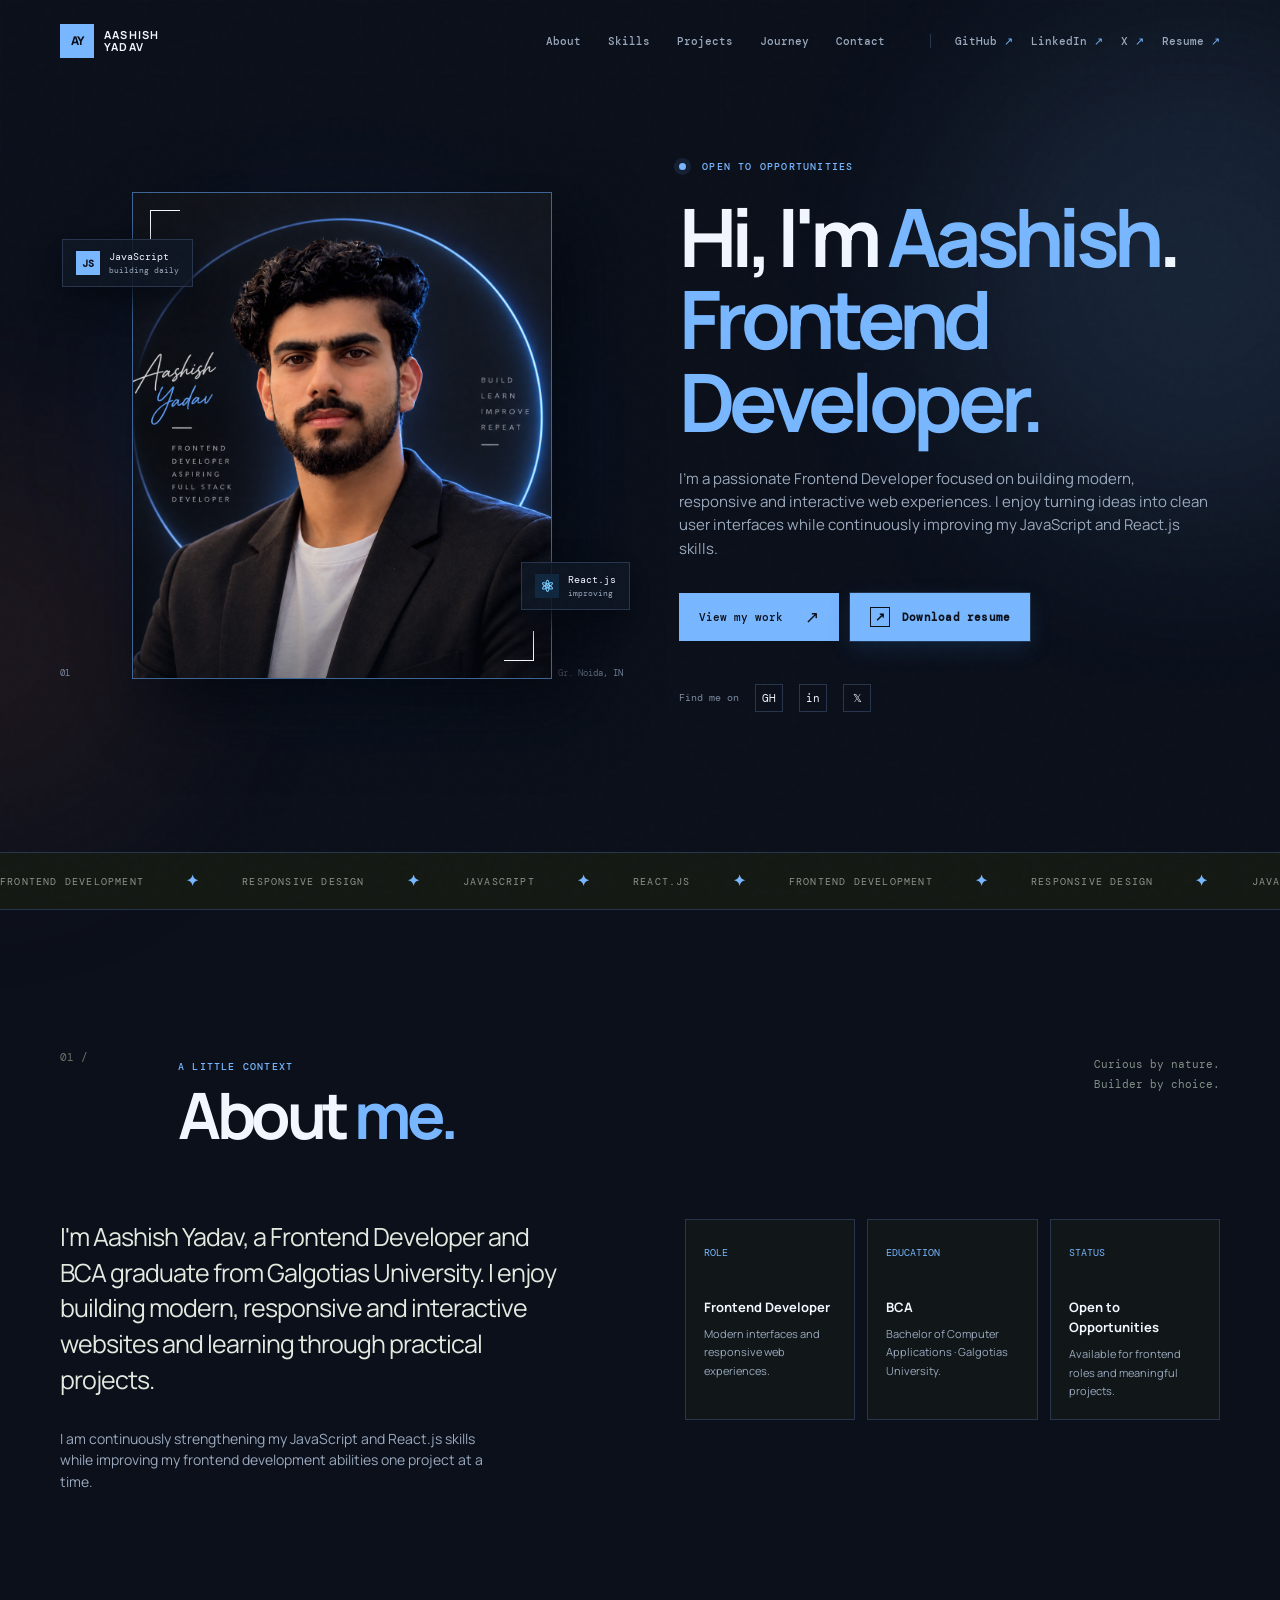
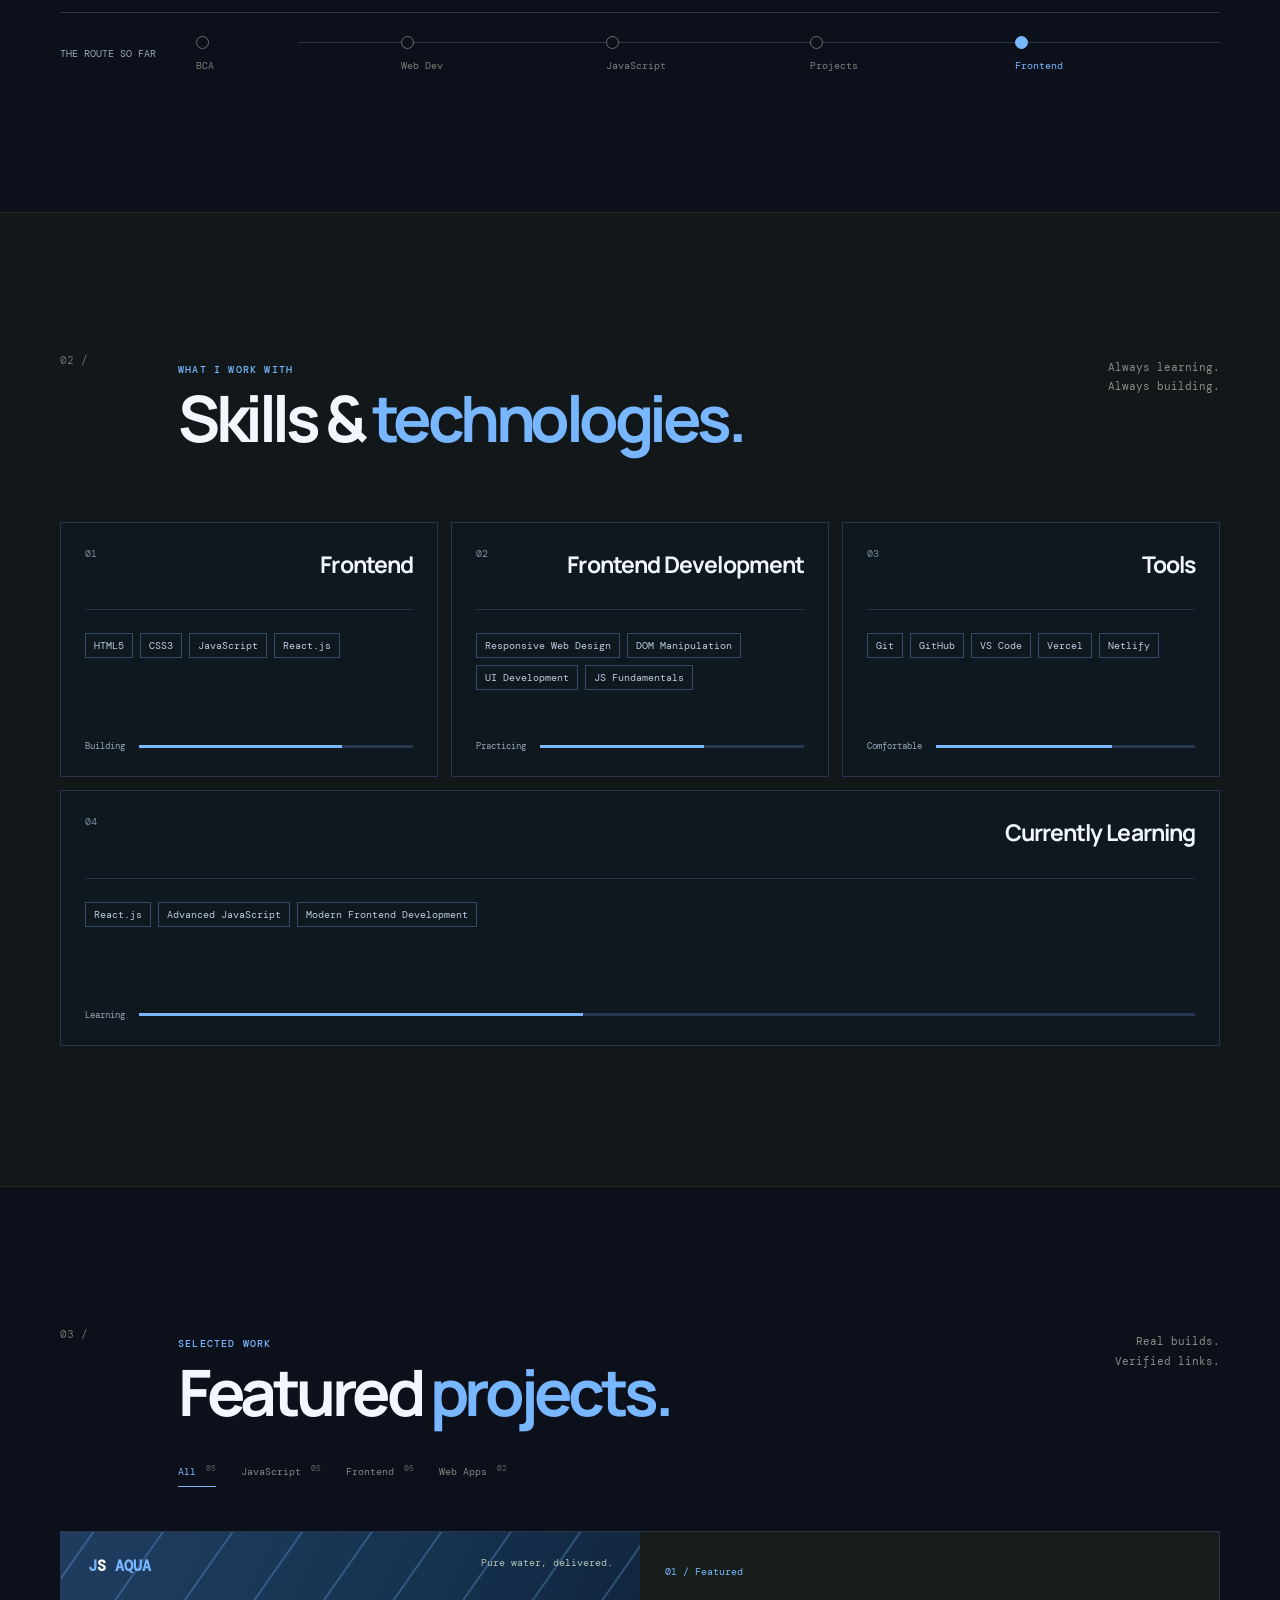
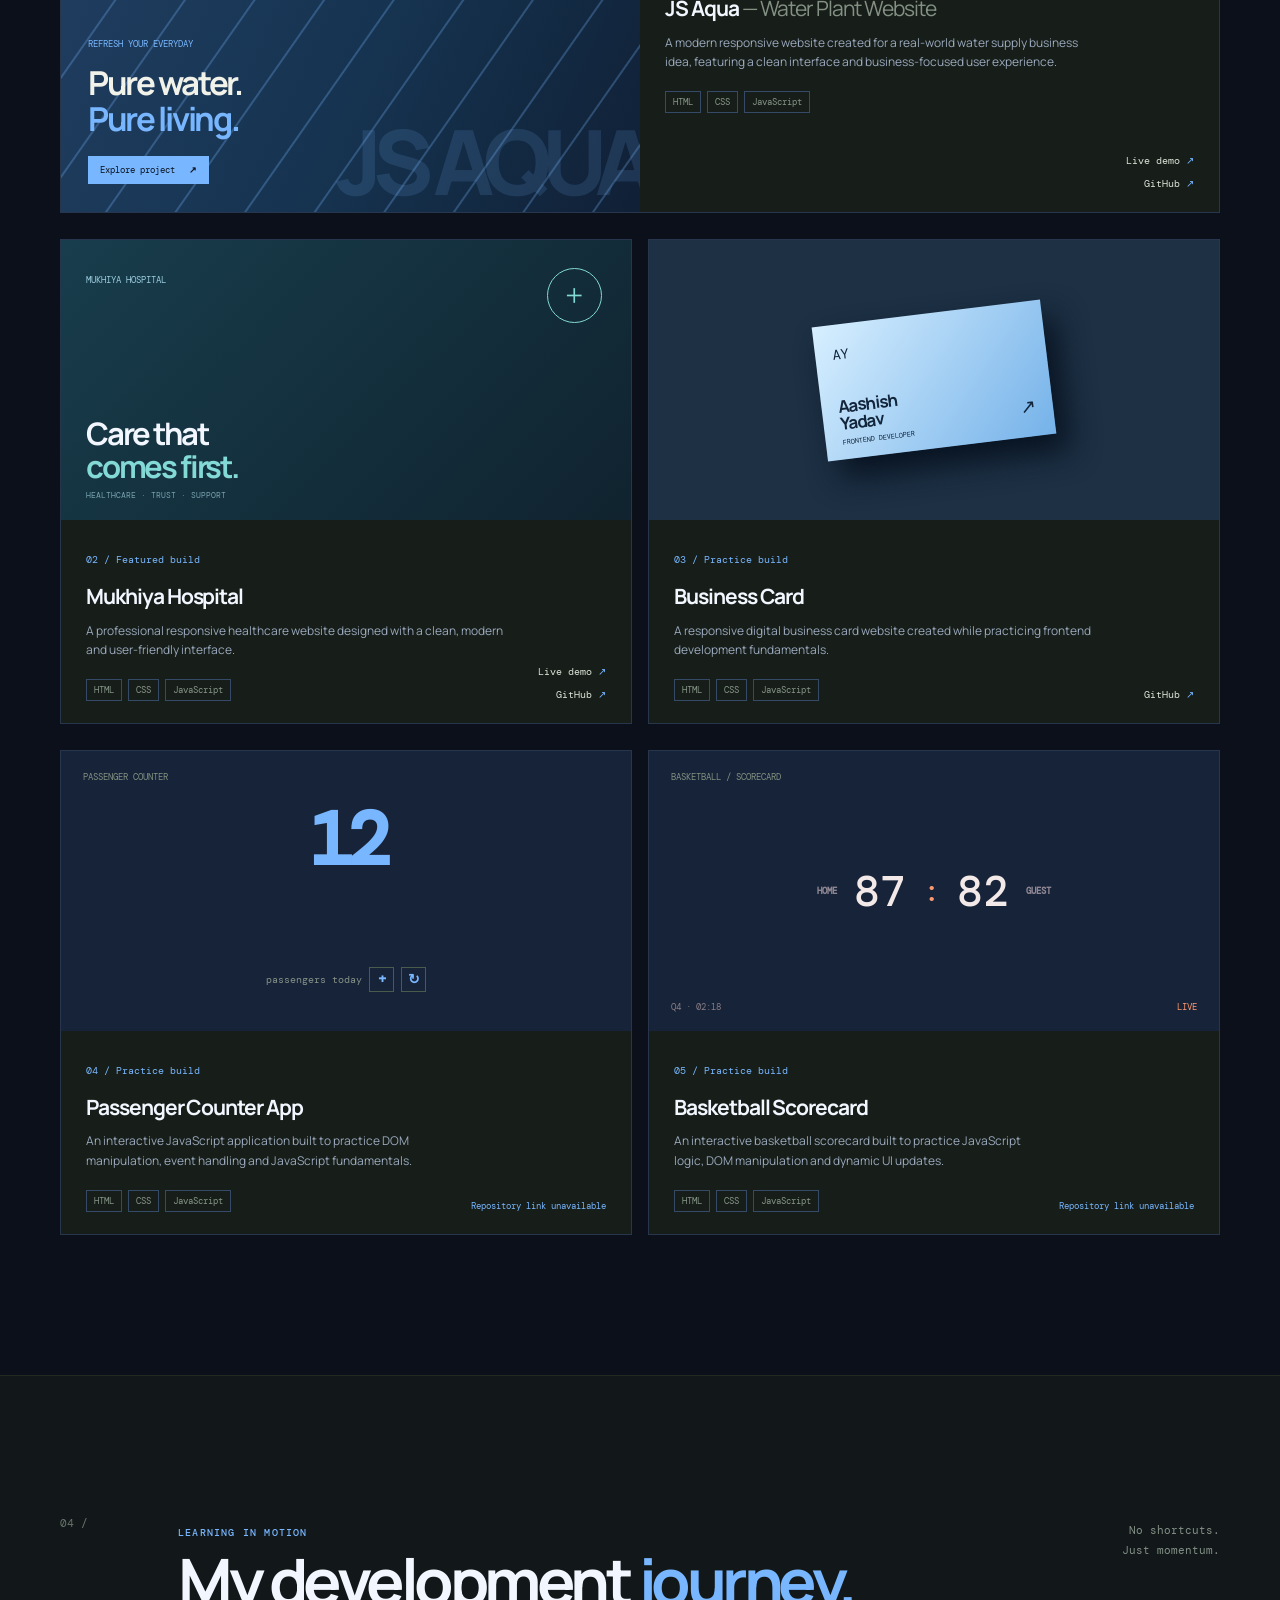
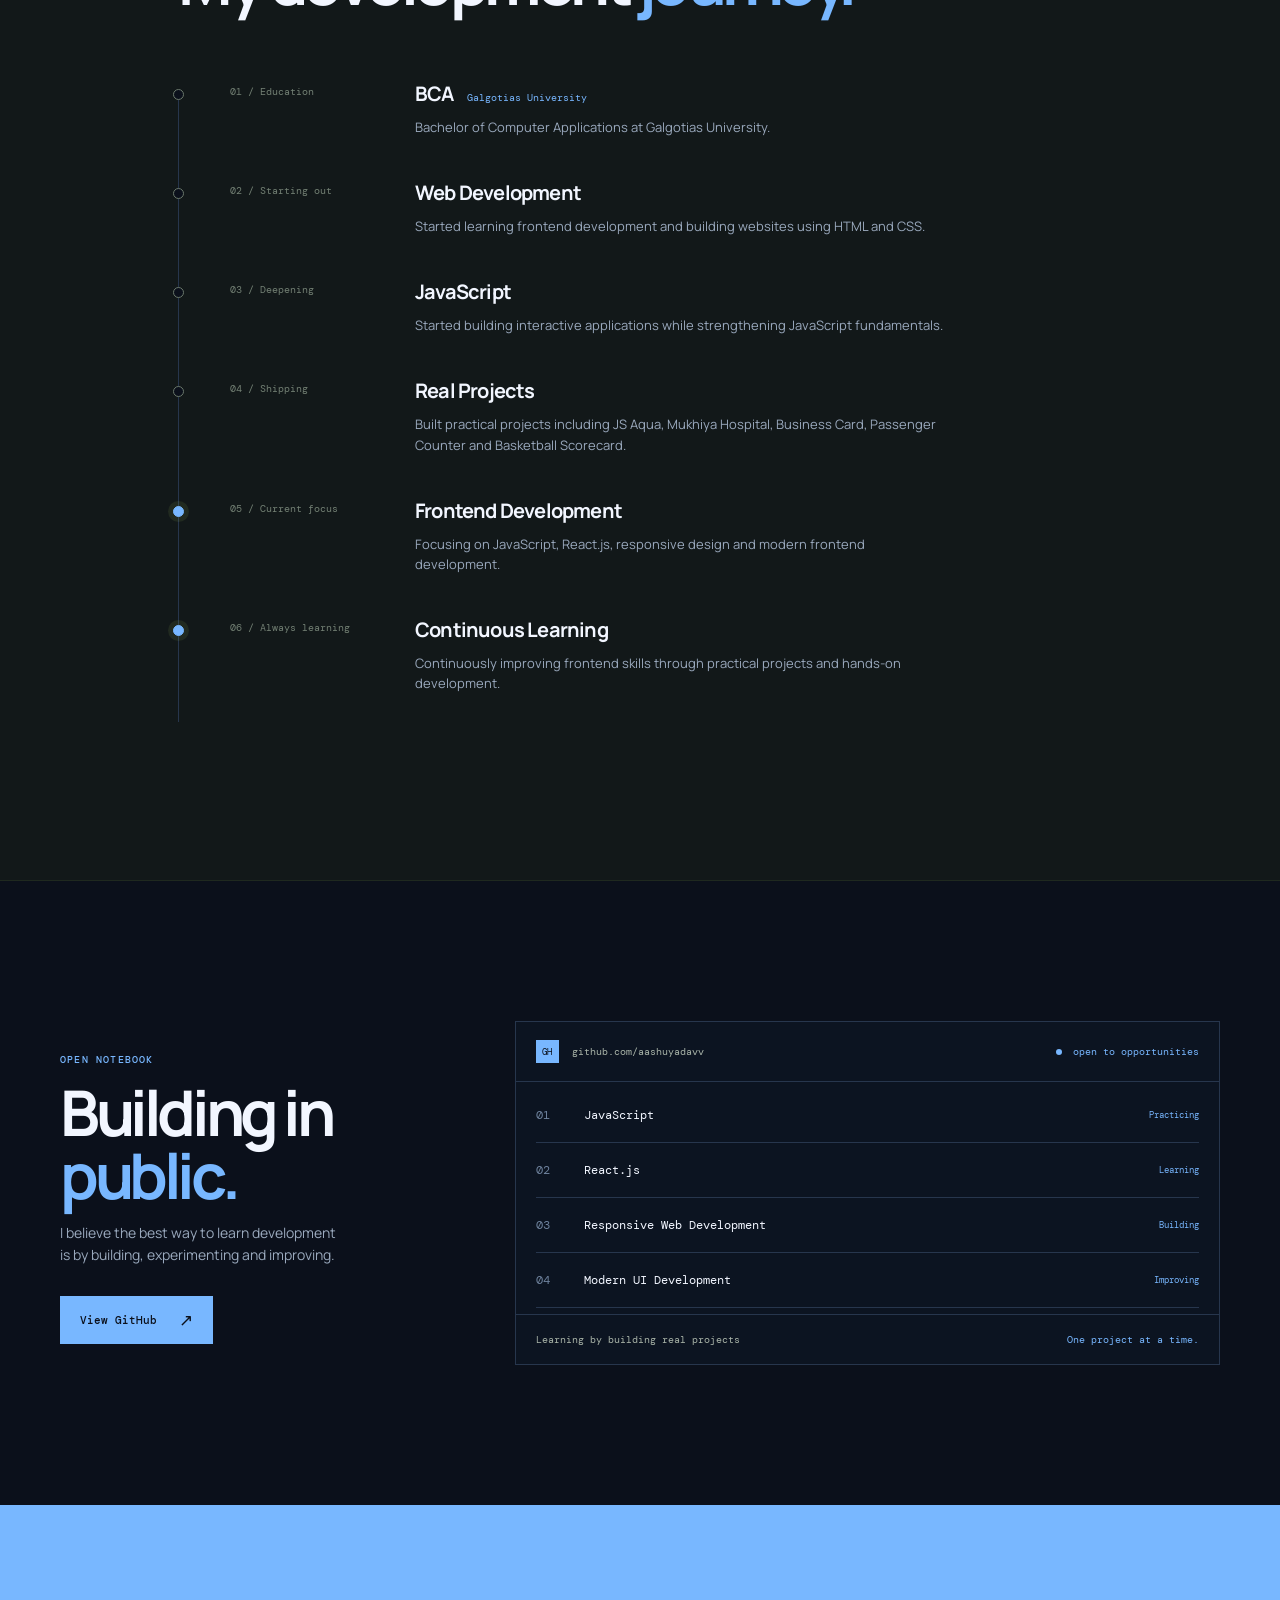
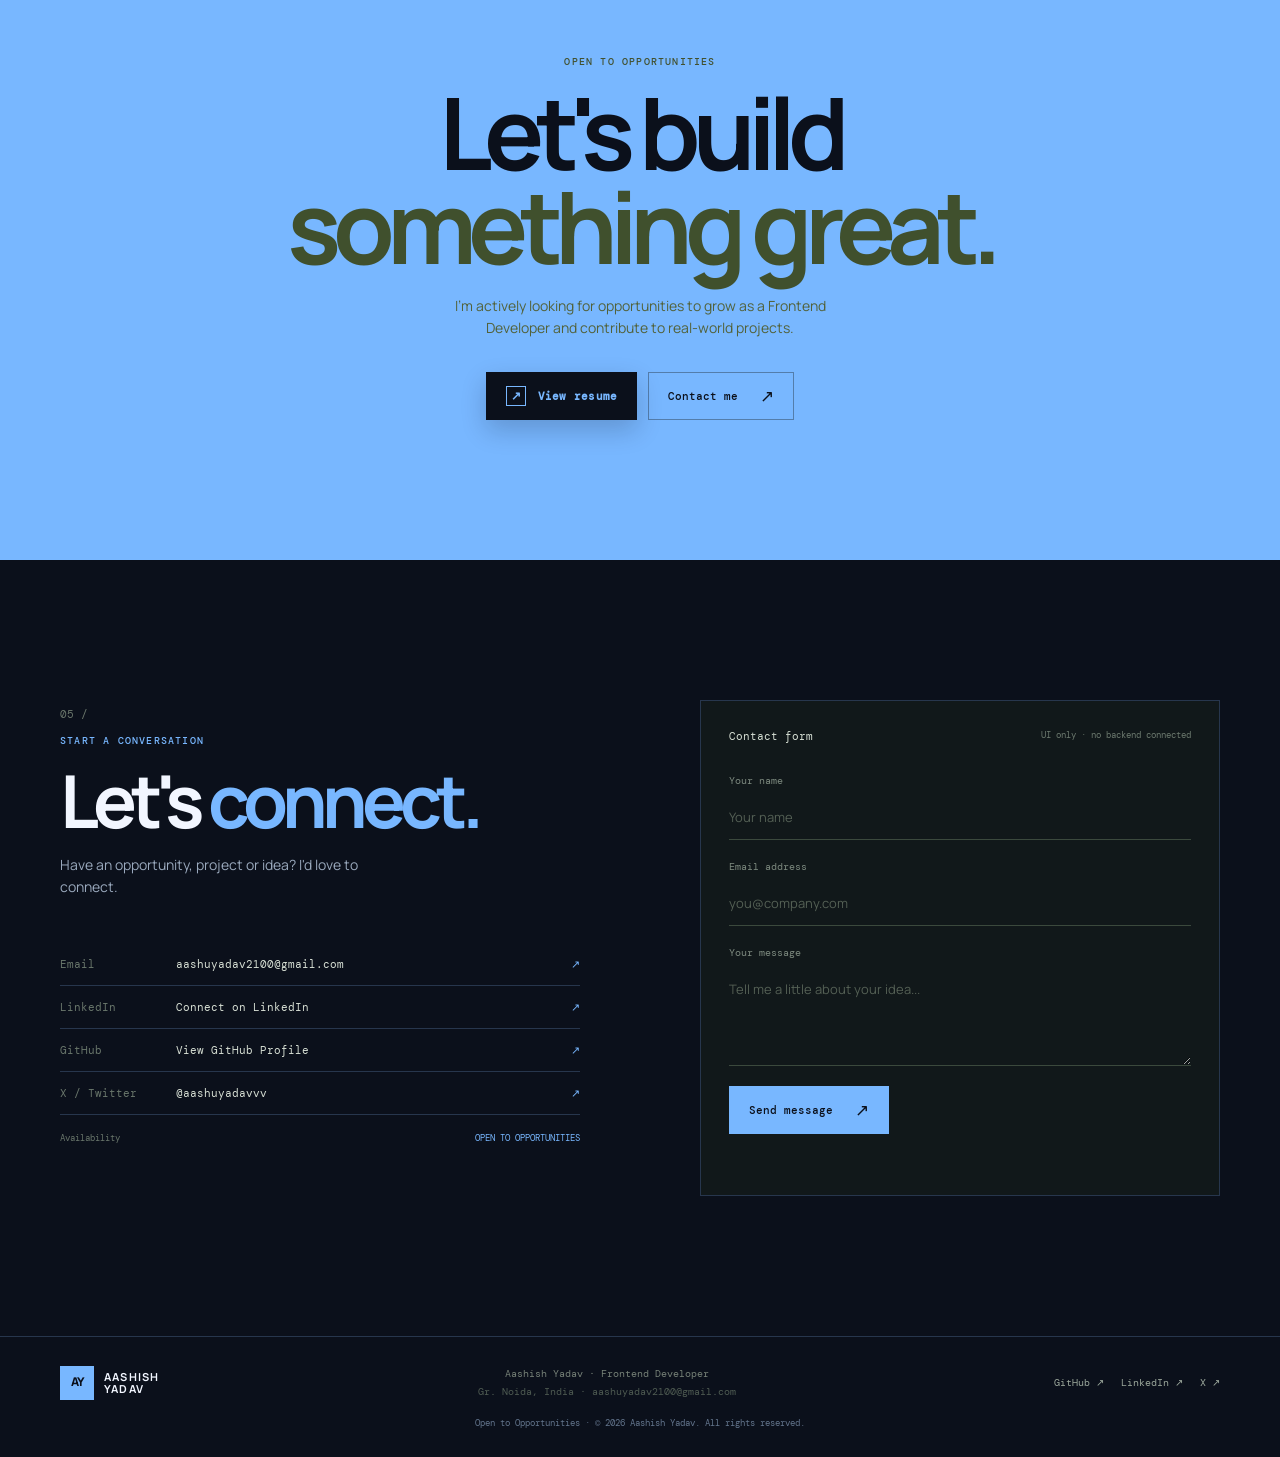
<file: index.html>
<!doctype html>
<html lang="en">
<head>
	<meta charset="UTF-8">
	<meta name="viewport" content="width=device-width, initial-scale=1.0">
	<meta name="description" content="Portfolio of Aashish Yadav, a Frontend Developer and BCA graduate building modern, responsive and interactive web experiences.">
	<meta name="theme-color" content="#0b101b">
	<meta property="og:title" content="Aashish Yadav | Frontend Developer">
	<meta property="og:description" content="Portfolio of Aashish Yadav, a Frontend Developer and BCA graduate building modern, responsive and interactive web experiences.">
	<meta property="og:image" content="assets/aashuprofile.png">
	<meta property="og:type" content="website">
	<link rel="icon" href="assets/favicon.png" type="image/png">
	<link rel="preconnect" href="https://fonts.googleapis.com">
	<link rel="preconnect" href="https://fonts.gstatic.com" crossorigin>
	<link href="https://fonts.googleapis.com/css2?family=DM+Mono:wght@400;500&family=Manrope:wght@400;500;600;700;800&display=swap" rel="stylesheet">
	<link rel="stylesheet" href="index.css">
	<title>Aashish Yadav | Frontend Developer</title>
</head>
<body>
	<div class="site-noise" aria-hidden="true"></div>
	<div class="ambient ambient-one" aria-hidden="true"></div>
	<div class="ambient ambient-two" aria-hidden="true"></div>

	<header class="site-header" id="top">
		<nav class="nav container" aria-label="Primary navigation">
			<a class="brand" href="#home" aria-label="Aashish Yadav home"><span>AY</span><strong>AASHISH<br>YADAV</strong></a>
			<button class="menu-toggle" type="button" aria-expanded="false" aria-controls="nav-links" aria-label="Open navigation"><span></span><span></span></button>
			<div class="nav-links" id="nav-links">
				<a href="#about">About</a><a href="#skills">Skills</a><a href="#projects">Projects</a><a href="#journey">Journey</a><a href="#contact">Contact</a>
				<div class="nav-actions"><a class="text-link" href="https://github.com/aashuyadavv" target="_blank" rel="noopener noreferrer">GitHub <span>↗</span></a><a class="text-link" href="https://www.linkedin.com/in/aashish-yadav-54b68b2a7/" target="_blank" rel="noopener noreferrer">LinkedIn <span>↗</span></a><a class="text-link" href="https://x.com/aashuyadavvv" target="_blank" rel="noopener noreferrer">X <span>↗</span></a><a class="text-link" href="assets/Resume.pdf" target="_blank" rel="noopener noreferrer">Resume <span>↗</span></a></div>
			</div>
		</nav>
	</header>

	<main>
		<section class="hero section container" id="home">
			<div class="hero-copy reveal">
				<div class="eyebrow"><span class="status-dot"></span> Open to opportunities</div>
				<h1>Hi, I'm <span>Aashish</span>.<br><em>Frontend <span>Developer.</span></em></h1>
				<p class="hero-intro">I'm a passionate Frontend Developer focused on building modern, responsive and interactive web experiences. I enjoy turning ideas into clean user interfaces while continuously improving my JavaScript and React.js skills.</p>
				<div class="hero-actions"><a class="button" href="#projects">View my work <span>↗</span></a><a class="button button-ghost resume-button" href="assets/Resume.pdf" target="_blank" rel="noopener noreferrer"><span class="resume-icon">↗</span> Download resume</a></div>
				<div class="social-row" aria-label="Social links"><span>Find me on</span><a href="https://github.com/aashuyadavv" target="_blank" rel="noopener noreferrer" aria-label="GitHub">GH</a><a href="https://www.linkedin.com/in/aashish-yadav-54b68b2a7/" target="_blank" rel="noopener noreferrer" aria-label="LinkedIn">in</a><a href="https://x.com/aashuyadavvv" target="_blank" rel="noopener noreferrer" aria-label="X">𝕏</a></div>
			</div>
			<div class="hero-visual hero-profile reveal reveal-delay" aria-label="Portrait of Aashish Yadav">
				<div class="visual-glow"></div><div class="profile-frame"><img src="assets/aashuprofile.png" alt="Aashish Yadav, Frontend Developer"><span class="profile-line profile-line-one"></span><span class="profile-line profile-line-two"></span></div>
				<div class="floating-chip chip-js"><b>JS</b><span>JavaScript<br><small>building daily</small></span></div><div class="floating-chip chip-react"><b>⚛</b><span>React.js<br><small>improving</small></span></div>
				<div class="visual-caption"><span>01</span><span>Build · Learn · Improve</span><span>Gr. Noida, IN</span></div>
			</div>
		</section>

		<div class="marquee" aria-label="Areas of focus"><div class="marquee-track"><div class="marquee-group"><span>FRONTEND DEVELOPMENT</span><b>✦</b><span>RESPONSIVE DESIGN</span><b>✦</b><span>JAVASCRIPT</span><b>✦</b><span>REACT.JS</span><b>✦</b></div><div class="marquee-group" aria-hidden="true"><span>FRONTEND DEVELOPMENT</span><b>✦</b><span>RESPONSIVE DESIGN</span><b>✦</b><span>JAVASCRIPT</span><b>✦</b><span>REACT.JS</span><b>✦</b></div></div></div>

		<section class="section container" id="about">
			<div class="section-heading reveal"><span class="section-index">01 /</span><div><p class="eyebrow">A little context</p><h2>About <em>me.</em></h2></div><p class="heading-note">Curious by nature.<br>Builder by choice.</p></div>
			<div class="about-grid"><div class="about-lead reveal"><p class="large-copy">I'm Aashish Yadav, a Frontend Developer and BCA graduate from Galgotias University. I enjoy building modern, responsive and interactive websites and learning through practical projects.</p><p class="muted-copy">I am continuously strengthening my JavaScript and React.js skills while improving my frontend development abilities one project at a time.</p></div><div class="achievement-grid reveal reveal-delay"><article><span>ROLE</span><h3>Frontend Developer</h3><p>Modern interfaces and responsive web experiences.</p></article><article><span>EDUCATION</span><h3>BCA</h3><p>Bachelor of Computer Applications · Galgotias University.</p></article><article><span>STATUS</span><h3>Open to Opportunities</h3><p>Available for frontend roles and meaningful projects.</p></article></div></div>
			<div class="mini-journey reveal"><span class="journey-label">The route so far</span><div class="journey-line"><div><b>01</b><span>BCA</span></div><div><b>02</b><span>Web Dev</span></div><div><b>03</b><span>JavaScript</span></div><div><b>04</b><span>Projects</span></div><div class="active"><b>05</b><span>Frontend</span></div></div></div>
		</section>

		<section class="section section-tinted" id="skills"><div class="container"><div class="section-heading reveal"><span class="section-index">02 /</span><div><p class="eyebrow">What I work with</p><h2>Skills &amp; <em>technologies.</em></h2></div><p class="heading-note">Always learning.<br>Always building.</p></div><div class="skills-grid"><article class="skill-group reveal"><div class="skill-top"><span class="skill-number">01</span><h3>Frontend</h3></div><div class="skill-list"><span>HTML5</span><span>CSS3</span><span>JavaScript</span><span>React.js</span></div><div class="skill-meter"><span>Building</span><i><b style="width: 74%"></b></i></div></article><article class="skill-group reveal reveal-delay"><div class="skill-top"><span class="skill-number">02</span><h3>Frontend Development</h3></div><div class="skill-list"><span>Responsive Web Design</span><span>DOM Manipulation</span><span>UI Development</span><span>JS Fundamentals</span></div><div class="skill-meter"><span>Practicing</span><i><b style="width: 62%"></b></i></div></article><article class="skill-group reveal reveal-delay-2"><div class="skill-top"><span class="skill-number">03</span><h3>Tools</h3></div><div class="skill-list"><span>Git</span><span>GitHub</span><span>VS Code</span><span>Vercel</span><span>Netlify</span></div><div class="skill-meter"><span>Comfortable</span><i><b style="width: 68%"></b></i></div></article><article class="skill-group skill-learning reveal"><div class="skill-top"><span class="skill-number">04</span><h3>Currently Learning</h3></div><div class="skill-list"><span>React.js</span><span>Advanced JavaScript</span><span>Modern Frontend Development</span></div><div class="skill-meter"><span>Learning</span><i><b style="width: 42%"></b></i></div></article></div></div></section>

		<section class="section container" id="projects"><div class="section-heading reveal"><span class="section-index">03 /</span><div><p class="eyebrow">Selected work</p><h2>Featured <em>projects.</em></h2></div><p class="heading-note">Real builds.<br>Verified links.</p></div><div class="filter-row reveal" role="group" aria-label="Filter projects"><button class="filter active" data-filter="all">All <sup>05</sup></button><button class="filter" data-filter="javascript">JavaScript <sup>05</sup></button><button class="filter" data-filter="frontend">Frontend <sup>05</sup></button><button class="filter" data-filter="web-apps">Web Apps <sup>02</sup></button></div><div class="projects-grid">
			<article class="project-card project-featured reveal" data-category="frontend web-apps javascript"><div class="project-preview aqua-preview"><div class="preview-nav"><b>J<span>S</span> AQUA</b><span>Pure water, delivered.</span></div><div class="aqua-content"><small>REFRESH YOUR EVERYDAY</small><strong>Pure water.<br><i>Pure living.</i></strong><span class="preview-pill">Explore project <b>↗</b></span></div><div class="preview-watermark">JS AQUA</div></div><div class="project-info"><div><span class="project-kicker">01 / Featured</span><h3>JS Aqua <em>— Water Plant Website</em></h3><p>A modern responsive website created for a real-world water supply business idea, featuring a clean interface and business-focused user experience.</p><div class="tech-tags"><span>HTML</span><span>CSS</span><span>JavaScript</span></div></div><div class="project-links"><a href="https://js-aqua.vercel.app/" target="_blank" rel="noopener noreferrer">Live demo <span>↗</span></a><a href="https://github.com/aashuyadavv/JS-AQUA" target="_blank" rel="noopener noreferrer">GitHub <span>↗</span></a></div></div></article>
			<article class="project-card reveal reveal-delay" data-category="frontend web-apps javascript"><div class="project-preview hospital-preview"><span class="preview-label">MUKHIYA HOSPITAL</span><div class="hospital-mark">+</div><strong>Care that<br><i>comes first.</i></strong><small>HEALTHCARE · TRUST · SUPPORT</small></div><div class="project-info"><div><span class="project-kicker">02 / Featured build</span><h3>Mukhiya Hospital</h3><p>A professional responsive healthcare website designed with a clean, modern and user-friendly interface.</p><div class="tech-tags"><span>HTML</span><span>CSS</span><span>JavaScript</span></div></div><div class="project-links"><a href="https://deekshayadav.netlify.app/" target="_blank" rel="noopener noreferrer">Live demo <span>↗</span></a><a href="https://github.com/aashuyadavv/mukhiya-hospital" target="_blank" rel="noopener noreferrer">GitHub <span>↗</span></a></div></div></article>
			<article class="project-card reveal" data-category="frontend javascript"><div class="project-preview card-preview"><div class="mini-card"><span>AY</span><strong>Aashish<br>Yadav</strong><small>FRONTEND DEVELOPER</small><i>↗</i></div></div><div class="project-info"><div><span class="project-kicker">03 / Practice build</span><h3>Business Card</h3><p>A responsive digital business card website created while practicing frontend development fundamentals.</p><div class="tech-tags"><span>HTML</span><span>CSS</span><span>JavaScript</span></div></div><div class="project-links"><a href="https://github.com/aashuyadavv/Business-Card" target="_blank" rel="noopener noreferrer">GitHub <span>↗</span></a></div></div></article>
			<article class="project-card reveal" data-category="javascript web-apps"><div class="project-preview counter-preview"><span class="preview-label">PASSENGER COUNTER</span><strong id="preview-count">12</strong><div><span>passengers today</span><b>+</b><b>↻</b></div></div><div class="project-info"><div><span class="project-kicker">04 / Practice build</span><h3>Passenger Counter App</h3><p>An interactive JavaScript application built to practice DOM manipulation, event handling and JavaScript fundamentals.</p><div class="tech-tags"><span>HTML</span><span>CSS</span><span>JavaScript</span></div></div><div class="project-links"><span class="project-unlinked">Repository link unavailable</span></div></div></article>
			<article class="project-card reveal" data-category="javascript web-apps"><div class="project-preview score-preview"><span class="preview-label">BASKETBALL / SCORECARD</span><div class="score"><b>HOME</b><strong>87</strong><i>:</i><strong>82</strong><b>GUEST</b></div><div class="score-footer"><span>Q4 · 02:18</span><span>LIVE</span></div></div><div class="project-info"><div><span class="project-kicker">05 / Practice build</span><h3>Basketball Scorecard</h3><p>An interactive basketball scorecard built to practice JavaScript logic, DOM manipulation and dynamic UI updates.</p><div class="tech-tags"><span>HTML</span><span>CSS</span><span>JavaScript</span></div></div><div class="project-links"><span class="project-unlinked">Repository link unavailable</span></div></div></article>
		</div></section>

		<section class="section section-tinted" id="journey"><div class="container"><div class="section-heading reveal"><span class="section-index">04 /</span><div><p class="eyebrow">Learning in motion</p><h2>My development <em>journey.</em></h2></div><p class="heading-note">No shortcuts.<br>Just momentum.</p></div><div class="timeline reveal"><div class="timeline-item"><span>01 / Education</span><div><h3>BCA <small>Galgotias University</small></h3><p>Bachelor of Computer Applications at Galgotias University.</p></div></div><div class="timeline-item"><span>02 / Starting out</span><div><h3>Web Development</h3><p>Started learning frontend development and building websites using HTML and CSS.</p></div></div><div class="timeline-item"><span>03 / Deepening</span><div><h3>JavaScript</h3><p>Started building interactive applications while strengthening JavaScript fundamentals.</p></div></div><div class="timeline-item"><span>04 / Shipping</span><div><h3>Real Projects</h3><p>Built practical projects including JS Aqua, Mukhiya Hospital, Business Card, Passenger Counter and Basketball Scorecard.</p></div></div><div class="timeline-item current"><span>05 / Current focus</span><div><h3>Frontend Development</h3><p>Focusing on JavaScript, React.js, responsive design and modern frontend development.</p></div></div><div class="timeline-item current"><span>06 / Always learning</span><div><h3>Continuous Learning</h3><p>Continuously improving frontend skills through practical projects and hands-on development.</p></div></div></div></div></section>

		<section class="section container" id="building"><div class="build-grid"><div class="build-copy reveal"><p class="eyebrow">Open notebook</p><h2>Building in <em>public.</em></h2><p>I believe the best way to learn development is by building, experimenting and improving.</p><a class="button" href="https://github.com/aashuyadavv" target="_blank" rel="noopener noreferrer">View GitHub <span>↗</span></a></div><div class="github-panel learning-panel reveal reveal-delay"><div class="panel-head"><span><i class="github-mark">GH</i> github.com/aashuyadavv</span><span class="panel-live"><i></i> open to opportunities</span></div><div class="learning-list"><div><b>01</b><span>JavaScript</span><em>Practicing</em></div><div><b>02</b><span>React.js</span><em>Learning</em></div><div><b>03</b><span>Responsive Web Development</span><em>Building</em></div><div><b>04</b><span>Modern UI Development</span><em>Improving</em></div></div><div class="panel-foot"><span>Learning by building real projects</span><b>One project at a time.</b></div></div></div></section>

		<section class="cta-section" id="resume"><div class="container cta-inner reveal"><p class="eyebrow">Open to opportunities</p><h2>Let's build<br><em>something great.</em></h2><p>I'm actively looking for opportunities to grow as a Frontend Developer and contribute to real-world projects.</p><div class="hero-actions"><a class="button resume-button" href="assets/Resume.pdf" target="_blank" rel="noopener noreferrer"><span class="resume-icon">↗</span> View resume</a><a class="button button-ghost" href="#contact">Contact me <span>↗</span></a></div></div></section>

		<section class="section container contact-section" id="contact"><div class="contact-grid"><div class="contact-copy reveal"><span class="section-index">05 /</span><p class="eyebrow">Start a conversation</p><h2>Let's <em>connect.</em></h2><p>Have an opportunity, project or idea? I'd love to connect.</p><div class="contact-details"><a href="mailto:aashuyadav2100@gmail.com"><span>Email</span>aashuyadav2100@gmail.com <b>↗</b></a><a href="https://www.linkedin.com/in/aashish-yadav-54b68b2a7/" target="_blank" rel="noopener noreferrer"><span>LinkedIn</span>Connect on LinkedIn <b>↗</b></a><a href="https://github.com/aashuyadavv" target="_blank" rel="noopener noreferrer"><span>GitHub</span>View GitHub Profile <b>↗</b></a><a href="https://x.com/aashuyadavvv" target="_blank" rel="noopener noreferrer"><span>X / Twitter</span>@aashuyadavvv <b>↗</b></a><div class="availability-row"><span>Availability</span><b>OPEN TO OPPORTUNITIES</b></div></div></div><form class="contact-form reveal reveal-delay" id="contact-form" novalidate><div class="form-note"><span>Contact form</span><small>UI only · no backend connected</small></div><label for="name">Your name<input id="name" name="name" type="text" autocomplete="name" placeholder="Your name" required></label><label for="email">Email address<input id="email" name="email" type="email" autocomplete="email" placeholder="you@company.com" required></label><label for="message">Your message<textarea id="message" name="message" rows="4" placeholder="Tell me a little about your idea..." required></textarea></label><button class="button" type="submit">Send message <span>↗</span></button><p class="form-status" role="status" aria-live="polite"></p></form></div></section>
	</main>
	<footer class="footer"><div class="container footer-inner"><a class="brand" href="#top"><span>AY</span><strong>AASHISH<br>YADAV</strong></a><p>Aashish Yadav · Frontend Developer<br><span>Gr. Noida, India · aashuyadav2100@gmail.com</span></p><div class="footer-social"><a href="https://github.com/aashuyadavv" target="_blank" rel="noopener noreferrer">GitHub ↗</a><a href="https://www.linkedin.com/in/aashish-yadav-54b68b2a7/" target="_blank" rel="noopener noreferrer">LinkedIn ↗</a><a href="https://x.com/aashuyadavvv" target="_blank" rel="noopener noreferrer">X ↗</a></div><small class="footer-availability">Open to Opportunities · © 2026 Aashish Yadav. All rights reserved.</small></div></footer>
	<script src="index.js"></script>
</body>
</html>
</file>
<file: index.css>
@import url('https://fonts.googleapis.com/css2?family=DM+Mono:wght@400;500&family=Manrope:wght@400;500;600;700;800&display=swap');

:root { --bg:#0b101b; --bg-soft:#111927; --panel:#151f31; --line:#27364d; --text:#f2f6ff; --muted:#9aa9bd; --lime:#78b7ff; --orange:#ff9a70; --mono:'DM Mono',monospace; --sans:'Manrope',sans-serif; }
* { box-sizing:border-box; }
html { scroll-behavior:smooth; }
body { margin:0; color:var(--text); background:var(--bg); font-family:var(--sans); line-height:1.55; overflow-x:hidden; }
body:before { content:''; position:fixed; inset:0; z-index:-3; opacity:.34; pointer-events:none; background-image:linear-gradient(rgba(201,243,107,.035) 1px,transparent 1px),linear-gradient(90deg,rgba(201,243,107,.035) 1px,transparent 1px); background-size:72px 72px; mask-image:linear-gradient(to bottom,black 0%,transparent 75%); }
.site-noise { position:fixed; inset:0; z-index:10; pointer-events:none; opacity:.04; background-image:url("data:image/svg+xml,%3Csvg viewBox='0 0 180 180' xmlns='http://www.w3.org/2000/svg'%3E%3Cfilter id='n'%3E%3CfeTurbulence type='fractalNoise' baseFrequency='.85' numOctaves='3' stitchTiles='stitch'/%3E%3C/filter%3E%3Crect width='100%25' height='100%25' filter='url(%23n)' opacity='.35'/%3E%3C/svg%3E"); }
.ambient { position:fixed; z-index:-2; border-radius:50%; filter:blur(100px); opacity:.12; pointer-events:none; }.ambient-one { width:500px;height:500px; background:var(--lime); top:3%;right:-13%; }.ambient-two { width:420px;height:420px; background:#ff6e46; top:48%;left:-18%;opacity:.07; }
.container { width:min(1160px,calc(100% - 64px)); margin:0 auto; }.section { padding:140px 0; }.section-tinted { background:rgba(24,31,25,.64); border-block:1px solid rgba(201,243,107,.07); }
.site-header { position:fixed; z-index:20; top:0; width:100%; transition:background .3s,border .3s,backdrop-filter .3s; }.site-header.scrolled { background:rgba(16,19,17,.84); border-bottom:1px solid var(--line); backdrop-filter:blur(18px); }
.nav { min-height:82px; display:flex; align-items:center; justify-content:space-between; }.brand { display:flex; align-items:center; gap:10px; color:var(--text); text-decoration:none; }.brand span { display:grid; place-items:center; width:34px;height:34px; color:var(--bg); background:var(--lime); font-size:12px;font-weight:800; letter-spacing:-1px; }.brand strong { font-size:11px; line-height:1.05; letter-spacing:.11em; }.nav-links { display:flex; align-items:center; gap:27px; }.nav-links a,.text-link { color:var(--muted); font:500 11px var(--mono); text-decoration:none; transition:color .2s; }.nav-links a:hover,.text-link:hover,.footer a:hover { color:var(--lime); }.nav-actions { display:flex; align-items:center; gap:18px; margin-left:18px; padding-left:24px; border-left:1px solid var(--line); }.text-link span,.project-links span { color:var(--lime); }.button { display:inline-flex; align-items:center; justify-content:center; gap:22px; min-height:48px; padding:0 19px; border:1px solid var(--lime); color:var(--bg); background:var(--lime); font:500 11px var(--mono); text-decoration:none; transition:transform .2s,background .2s,color .2s,box-shadow .2s; }.button:hover { color:var(--lime); background:transparent; transform:translateY(-3px); box-shadow:0 10px 24px rgba(201,243,107,.1); }.button span { font-size:17px; line-height:0; }.button-small { min-height:36px; padding:0 13px; gap:11px; }.button-ghost { color:var(--text); background:transparent; border-color:var(--line); }.button-ghost:hover { border-color:var(--lime); }.menu-toggle { display:none; background:transparent;border:0;color:var(--text); }
.hero { min-height:790px; display:grid; grid-template-columns:1.02fr .98fr; gap:56px; align-items:center; padding-top:160px; }.eyebrow { color:var(--lime); font:500 10px var(--mono); letter-spacing:.12em; text-transform:uppercase; }.status-dot { display:inline-block; width:7px;height:7px;margin-right:9px; border-radius:50%; background:var(--lime); box-shadow:0 0 0 5px rgba(120,183,255,.1); animation:pulse 2.2s infinite; }.hero h1 { margin:22px 0 25px; font-size:clamp(47px,6.3vw,84px); line-height:1.02; letter-spacing:-.07em; font-weight:700; }.hero h1 > span,.hero h1 em,.hero h1 em span,.section-heading h2 em,.cta-section h2 em,.contact-copy h2 em { color:var(--lime); font-style:normal; }.hero-intro { max-width:530px; color:var(--muted); font-size:15px; }.hero-actions { display:flex; gap:11px; margin-top:33px; }.social-row { display:flex; align-items:center; gap:16px; margin-top:43px; color:#7d8ba0; font:10px var(--mono); }.social-row a { display:grid; place-items:center; width:28px;height:28px; border:1px solid var(--line); color:var(--text); font:11px var(--mono); text-decoration:none; transition:.2s; }.social-row a:hover { color:var(--bg);background:var(--lime);border-color:var(--lime); }.hero-visual { position:relative; min-height:470px; display:grid; place-items:center; }.visual-glow { position:absolute; width:340px;height:340px; border-radius:50%; background:rgba(66,134,255,.22); filter:blur(75px); }.profile-frame { position:relative; z-index:1; width:min(420px,100%); aspect-ratio:1 / 1.16; overflow:hidden; border:1px solid #3e6594; background:#111827; box-shadow:25px 26px 60px #050912; }.profile-frame:after { content:''; position:absolute; inset:0; background:linear-gradient(180deg,transparent 65%,rgba(7,12,23,.45)); pointer-events:none; }.profile-frame img { width:100%;height:100%;display:block;object-fit:cover;object-position:center top; }.profile-line { position:absolute;z-index:2;width:30px;height:30px;border-color:var(--lime); }.profile-line-one { left:17px;top:17px;border-left:1px solid;border-top:1px solid; }.profile-line-two { right:17px;bottom:17px;border-right:1px solid;border-bottom:1px solid; }.floating-chip { position:absolute; z-index:2; display:flex;align-items:center;gap:9px;padding:10px 13px;border:1px solid var(--line); background:rgba(15,23,37,.88); box-shadow:0 12px 30px #050912; font:10px var(--mono); }.floating-chip b { display:grid;place-items:center;width:24px;height:24px;color:var(--bg);background:var(--lime);font-size:10px; }.floating-chip small { color:var(--muted);font-size:8px; }.chip-js { top:47px;left:2px; }.chip-react { right:-7px;bottom:69px; }.chip-react b { color:#79cbff;background:#10273e;font-size:16px; }.visual-caption { position:absolute; left:0;right:0;bottom:0;display:flex;justify-content:space-between;color:#7b8aa0;font:9px var(--mono); }.visual-caption span:nth-child(2) { color:var(--lime); }
.marquee { width:100%;overflow:hidden;border-block:1px solid var(--line);background:#141914;color:#8a958a;font:10px var(--mono);letter-spacing:.12em; }.marquee-track { display:flex;width:max-content;animation:marquee 28s linear infinite;will-change:transform; }.marquee-group { display:flex;align-items:center;flex-shrink:0;gap:42px;padding:18px 42px 18px 0; }.marquee b { color:var(--lime);font-size:15px; }
.section-heading { display:grid; grid-template-columns:90px 1fr auto; gap:28px;align-items:start;margin-bottom:72px; }.section-index { color:#69756a;font:11px var(--mono); }.section-heading h2 { margin:7px 0 0;font-size:clamp(40px,5vw,67px);line-height:1;letter-spacing:-.07em; }.heading-note { margin:5px 0 0;text-align:right;color:#849087;font:11px/1.8 var(--mono); }.about-grid { display:grid;grid-template-columns:1fr 1fr;gap:90px; }.large-copy { max-width:500px;margin:0;color:#e3e9df;font-size:25px;line-height:1.43;letter-spacing:-.04em; }.muted-copy { max-width:440px;margin-top:30px;color:var(--muted);font-size:14px; }.achievement-grid { display:grid;grid-template-columns:repeat(3,1fr);gap:12px;align-self:start; }.achievement-grid article { min-height:190px;padding:18px;border:1px solid var(--line);background:rgba(25,32,26,.45); }.achievement-grid span,.project-kicker { color:var(--lime);font:10px var(--mono); }.achievement-grid h3 { margin:34px 0 8px;font-size:13px; }.achievement-grid p { margin:0;color:var(--muted);font-size:11px;line-height:1.7; }.mini-journey { display:flex;align-items:center;gap:40px;margin-top:105px;padding-top:23px;border-top:1px solid var(--line); }.journey-label { color:var(--muted);font:10px var(--mono);text-transform:uppercase;white-space:nowrap; }.journey-line { display:grid;grid-template-columns:repeat(5,1fr);width:100%; }.journey-line div { position:relative;display:flex;flex-direction:column;gap:10px;color:#778279;font:10px var(--mono); }.journey-line div:before { content:'';position:absolute;top:6px;left:0;width:100%;height:1px;background:var(--line); }.journey-line div:first-child:before { left:50%; }.journey-line b { position:relative;z-index:1;width:13px;height:13px;border:1px solid #657068;background:var(--bg);border-radius:50%;color:transparent; }.journey-line .active { color:var(--lime); }.journey-line .active b { border-color:var(--lime);background:var(--lime); }
.skills-grid { display:grid;grid-template-columns:repeat(3,1fr);gap:13px; }.skill-group { padding:24px;border:1px solid var(--line);background:rgba(15,24,38,.55); }.skill-top { display:flex;justify-content:space-between;align-items:start;padding-bottom:27px;border-bottom:1px solid var(--line); }.skill-number { color:#7d8da3;font:10px var(--mono); }.skill-group h3 { margin:0;font-size:23px;letter-spacing:-.04em; }.skill-list { display:flex;flex-wrap:wrap;gap:7px;margin-top:23px;min-height:90px;align-content:start; }.skill-list span,.tech-tags span { padding:5px 8px;border:1px solid #344a67;color:#bdcbe0;font:10px var(--mono); }.skill-meter { display:flex;align-items:center;gap:14px;margin-top:17px;color:var(--muted);font:9px var(--mono); }.skill-meter i { flex:1;height:3px;background:#26384f; }.skill-meter b { display:block;height:100%;background:var(--lime); }.skill-learning { grid-column:span 3; }
.filter-row { display:flex;gap:12px;margin:-33px 0 44px 118px; }.filter { border:0;border-bottom:1px solid transparent;padding:0 0 8px;color:#7d897f;background:transparent;font:10px var(--mono);cursor:pointer; }.filter + .filter { margin-left:13px; }.filter.active,.filter:hover { color:var(--lime);border-color:var(--lime); }.filter sup { margin-left:4px;color:#59655b;font-size:8px; }.projects-grid { display:grid;grid-template-columns:1fr 1fr;gap:26px 16px; }.project-card { display:flex;flex-direction:column;min-width:0;border:1px solid var(--line);background:#171d18;transition:transform .3s,border .3s,opacity .3s; }.project-card:hover { transform:translateY(-7px);border-color:#637660; }.project-card.is-hidden { display:none; }.project-featured { grid-column:span 2;display:grid;grid-template-columns:1fr 1fr; }.project-preview { position:relative;min-height:280px;overflow:hidden; }.aqua-preview { color:#f1f2e9;background:linear-gradient(115deg,#37463e,#1c3932 50%,#152522); }.aqua-preview:after { content:'';position:absolute;inset:0;opacity:.28;background:repeating-linear-gradient(125deg,transparent 0 25px,#c9f36b 26px 27px,transparent 28px 57px); }.preview-nav,.aqua-content,.preview-watermark { position:absolute;z-index:1; }.preview-nav { top:24px;left:27px;right:27px;display:flex;justify-content:space-between;font:10px var(--mono); }.preview-nav b { color:var(--lime);font-size:15px; }.preview-nav b span { color:#fff; }.preview-nav span { color:#b4c3b5; }.aqua-content { left:27px;bottom:28px; }.aqua-content small { color:var(--lime);font:9px var(--mono); }.aqua-content strong { display:block;margin:11px 0 18px;font-size:33px;line-height:1.1;letter-spacing:-.07em; }.aqua-content i { color:var(--lime);font-style:normal; }.preview-pill { display:inline-flex;gap:14px;padding:8px 12px;color:var(--bg);background:var(--lime);font:9px var(--mono); }.preview-watermark { right:-7px;bottom:-18px;color:rgba(201,243,107,.15);font-size:90px;font-weight:800;letter-spacing:-.1em; }.counter-preview,.score-preview,.card-preview { display:grid;place-items:center;background:#202820; }.preview-label { position:absolute;top:20px;left:22px;color:#819181;font:9px var(--mono); }.counter-preview strong { color:var(--lime);font:700 75px var(--mono);letter-spacing:-.1em; }.counter-preview div { display:flex;align-items:center;gap:7px;color:#879387;font:10px var(--mono); }.counter-preview div b { display:grid;place-items:center;width:25px;height:25px;color:var(--lime);border:1px solid #4a5b4b;font-size:14px; }.score-preview { background:#252126; }.score { display:flex;align-items:center;gap:17px;color:#8e8793;font:9px var(--mono); }.score strong { color:#f3e9e8;font:500 43px var(--mono); }.score i { color:var(--orange);font-style:normal;font-size:29px; }.score-footer { position:absolute;left:22px;right:22px;bottom:18px;display:flex;justify-content:space-between;color:#8a7e85;font:9px var(--mono); }.score-footer span:last-child { color:var(--orange); }.card-preview { background:#293327; }.mini-card { position:relative;width:230px;height:135px;padding:17px;background:linear-gradient(130deg,#d5ee90,#a8c160);color:#182117;box-shadow:12px 18px 30px #101610;transform:rotate(-7deg); }.mini-card span { font:14px var(--mono); }.mini-card strong { position:absolute;left:17px;bottom:28px;font-size:17px;line-height:1;letter-spacing:-.06em; }.mini-card small { position:absolute;left:17px;bottom:13px;font:7px var(--mono); }.mini-card i { position:absolute;right:17px;bottom:16px;font-style:normal;font-size:19px; }.project-info { display:flex;flex:1;justify-content:space-between;gap:20px;padding:25px 25px 22px; }.project-info h3 { margin:10px 0 8px;font-size:21px;letter-spacing:-.05em; }.project-info h3 em { color:#849084;font-style:normal;font-weight:400; }.project-info p { max-width:425px;margin:0;color:var(--muted);font-size:12px;line-height:1.65; }.tech-tags { display:flex;flex-wrap:wrap;gap:6px;margin-top:19px; }.tech-tags span { padding:4px 7px;color:#88968a;font-size:9px; }.project-links { display:flex;flex-direction:column;align-items:flex-end;justify-content:flex-end;gap:10px;white-space:nowrap; }.project-links a { color:#dce5d9;font:10px var(--mono);text-decoration:none; }.project-links a:hover { color:var(--lime); }
.timeline { position:relative;margin-left:118px;padding-left:52px; }.timeline:before { content:'';position:absolute;left:0;top:7px;bottom:18px;width:1px;background:var(--line); }.timeline-item { position:relative;display:grid;grid-template-columns:150px 1fr;gap:35px;padding:0 0 47px; }.timeline-item:before { content:'';position:absolute;left:-57px;top:4px;width:9px;height:9px;border:1px solid #6b796c;border-radius:50%;background:var(--bg); }.timeline-item.current:before { border-color:var(--lime);background:var(--lime);box-shadow:0 0 0 5px rgba(201,243,107,.08); }.timeline-item > span { color:#738074;font:10px var(--mono); }.timeline-item h3 { margin:-7px 0 8px;font-size:20px;letter-spacing:-.04em; }.timeline-item h3 small { margin-left:10px;color:var(--lime);font:10px var(--mono);letter-spacing:0; }.timeline-item p { margin:0;max-width:530px;color:var(--muted);font-size:13px; }
.build-grid { display:grid;grid-template-columns:.7fr 1.3fr;gap:75px;align-items:center; }.build-copy h2 { margin:15px 0;font-size:clamp(41px,5vw,63px);letter-spacing:-.07em;line-height:1; }.build-copy h2 em { color:var(--lime);font-style:normal; }.build-copy > p:not(.eyebrow) { max-width:280px;color:var(--muted);font-size:14px;margin-bottom:30px; }.github-panel { border:1px solid var(--line);background:rgba(25,32,26,.65); }.panel-head,.panel-foot { display:flex;justify-content:space-between;align-items:center;padding:18px 20px;color:#aab5a9;font:10px var(--mono); }.panel-head { border-bottom:1px solid var(--line); }.panel-live { color:var(--lime); }.panel-live i { display:inline-block;width:6px;height:6px;margin-right:5px;border-radius:50%;background:var(--lime); }.github-mark { display:inline-grid;place-items:center;width:23px;height:23px;margin-right:7px;color:var(--bg);background:var(--lime);font-style:normal;font-size:9px; }.contribution { padding:28px 20px 22px; }.contribution-labels { display:flex;align-items:center;gap:12px;color:#647066;font:9px var(--mono); }.contribution-grid { display:grid;grid-template-rows:repeat(5,12px);grid-auto-flow:column;grid-auto-columns:12px;gap:4px;overflow:hidden;flex:1; }.contribution-grid i { display:block;background:#263129; }.contribution-grid i:nth-child(3n) { background:#3d593d; }.contribution-grid i:nth-child(5n) { background:#708b4d; }.contribution-grid i:nth-child(11n) { background:var(--lime); }.months { display:flex;justify-content:space-around;margin:9px 27px 0;color:#68756a;font:9px var(--mono); }.panel-foot { border-top:1px solid var(--line); }.panel-foot b { color:var(--lime);font-weight:400; }
.cta-section { padding:140px 0;background:var(--lime);color:var(--bg); }.cta-inner { text-align:center; }.cta-inner .eyebrow { color:#42512f; }.cta-section h2 { margin:17px 0 22px;font-size:clamp(50px,8vw,100px);line-height:.94;letter-spacing:-.08em; }.cta-section h2 em { color:#40502d; }.cta-section p:not(.eyebrow) { max-width:410px;margin:0 auto;color:#52623a;font-size:14px; }.cta-section .hero-actions { justify-content:center; }.cta-section .button { color:var(--lime);background:var(--bg);border-color:var(--bg); }.cta-section .button:hover { color:var(--bg);background:transparent;border-color:var(--bg); }.cta-section .button-ghost { color:var(--bg);border-color:rgba(16,19,17,.35);background:transparent; }.contact-grid { display:grid;grid-template-columns:1fr 1fr;gap:120px; }.contact-copy h2 { margin:17px 0;font-size:clamp(49px,6vw,73px);line-height:1;letter-spacing:-.08em; }.contact-copy > p:not(.eyebrow) { max-width:350px;color:var(--muted);font-size:14px; }.contact-details { margin-top:45px; }.contact-details a { display:grid;grid-template-columns:100px 1fr auto;gap:16px;padding:14px 0;border-bottom:1px solid var(--line);color:#d7dfd4;font:11px var(--mono);text-decoration:none; }.contact-details a:hover { color:var(--lime); }.contact-details span { color:#69766b; }.contact-details b { color:var(--lime);font-weight:400; }.contact-form { padding:28px;border:1px solid var(--line);background:rgba(25,32,26,.55); }.form-note { display:flex;justify-content:space-between;margin-bottom:31px;color:#d7e0d5;font:11px var(--mono); }.form-note small { color:#6d7b70;font-size:9px; }.contact-form label { display:block;margin-bottom:20px;color:#7e8b80;font:10px var(--mono); }.contact-form input,.contact-form textarea { display:block;width:100%;margin-top:8px;padding:13px 0;border:0;border-bottom:1px solid #3b493d;outline:0;resize:vertical;color:var(--text);background:transparent;font:13px var(--sans); }.contact-form input:focus,.contact-form textarea:focus { border-color:var(--lime); }.contact-form input::placeholder,.contact-form textarea::placeholder { color:#546055; }.form-status { min-height:18px;margin:15px 0 0;color:var(--lime);font:10px var(--mono); }.footer { padding:28px 0;border-top:1px solid var(--line); }.footer-inner { display:flex;align-items:center;justify-content:space-between; }.footer p { margin:0;color:#778278;text-align:center;font:10px/1.8 var(--mono); }.footer p span { color:#4f5b52; }.footer-social { display:flex;gap:17px; }.footer-social a { color:#9ca89c;font:10px var(--mono);text-decoration:none; }
.reveal { opacity:0;transform:translateY(20px);transition:opacity .7s ease,transform .7s ease; }.reveal.visible { opacity:1;transform:none; }.reveal-delay { transition-delay:.12s; }.reveal-delay-2 { transition-delay:.22s; }
@keyframes pulse { 50% { box-shadow:0 0 0 8px rgba(201,243,107,0); } } @keyframes float { 50% { transform:rotate(2deg) translateY(-8px); } } @keyframes blink { 50% { opacity:0; } } @keyframes marquee { to { transform:translateX(-50%); } } @keyframes project-in { from { opacity:0; transform:translateY(10px); } to { opacity:1; transform:translateY(0); } }
@media (max-width:850px) { .ambient-one{right:0}.ambient-two{left:0}.container{width:min(100% - 40px,640px)}.section{padding:100px 0}.nav{min-height:70px}.menu-toggle{display:flex;flex-direction:column;gap:6px;padding:10px}.menu-toggle span{display:block;width:23px;height:1px;background:var(--text);transition:.2s}.nav-links{position:absolute;top:70px;left:20px;right:20px;display:flex;flex-direction:column;align-items:stretch;gap:0;padding:12px 20px;border:1px solid var(--line);background:rgba(16,19,17,.97);backdrop-filter:blur(18px);opacity:0;pointer-events:none;transform:translateY(-10px);transition:.25s}.nav-links.open{opacity:1;pointer-events:auto;transform:none}.nav-links>a{padding:13px 0;border-bottom:1px solid #222b24}.nav-actions{flex-wrap:wrap;margin:8px 0 0;padding:14px 0 3px;border:0;gap:18px}.hero{grid-template-columns:1fr;gap:60px;min-height:auto;padding-top:130px;padding-bottom:100px}.hero-visual{min-height:400px}.hero h1{font-size:clamp(46px,12vw,72px)}.hero-intro{font-size:14px}.section-heading{grid-template-columns:60px 1fr;gap:15px;margin-bottom:48px}.heading-note{grid-column:2;text-align:left;margin-top:19px}.about-grid,.contact-grid,.build-grid{grid-template-columns:1fr;gap:45px}.achievement-grid{gap:8px}.mini-journey{display:block;margin-top:70px}.journey-label{display:block;margin-bottom:25px}.skills-grid{grid-template-columns:1fr}.skill-list{min-height:0}.filter-row{margin:-15px 0 35px 75px;flex-wrap:wrap;gap:10px}.projects-grid{grid-template-columns:1fr}.project-featured{grid-column:auto;display:flex}.project-info{display:block}.project-links{align-items:flex-start;flex-direction:row;margin-top:24px}.timeline{margin-left:18px;padding-left:36px}.timeline-item{grid-template-columns:1fr;gap:8px;padding-bottom:36px}.timeline-item:before{left:-41px}.build-grid{gap:30px}.contact-grid{gap:60px}.footer-inner{flex-wrap:wrap;gap:27px}.footer p{text-align:left}.footer-social{width:100%} }
@media (max-width:500px) { .container{width:calc(100% - 32px)}.hero-actions{flex-direction:column;align-items:stretch}.hero-actions .button{justify-content:space-between}.hero-visual{min-height:370px}.code-window{transform:rotate(0);}.code-body{font-size:9px;padding-inline:8px}.floating-chip{font-size:9px}.chip-js{left:-4px;top:28px}.chip-react{right:-4px;bottom:46px}.achievement-grid{grid-template-columns:1fr}.achievement-grid article{min-height:0}.journey-line{gap:0}.journey-line span{font-size:8px}.journey-line div{overflow:hidden}.project-preview{min-height:245px}.aqua-content strong{font-size:27px}.project-info h3{font-size:19px}.project-info{padding:21px}.panel-head,.panel-foot{align-items:flex-start;gap:10px;flex-direction:column}.contribution-grid{grid-auto-columns:9px;grid-template-rows:repeat(5,9px);gap:3px}.months{margin-right:0;margin-left:25px;font-size:7px}.contact-details a{grid-template-columns:1fr auto;gap:5px}.contact-details a span{grid-column:1 / -1}.contact-form{padding:20px}.cta-section{padding:100px 0}.footer-inner{align-items:flex-start;flex-direction:column}.footer p{order:3} }
@media (prefers-reduced-motion:reduce) { html{scroll-behavior:auto}.reveal,.marquee-track,.code-window,.status-dot{animation:none;transition:none}.reveal{opacity:1;transform:none} }

/* Updated profile and project surfaces */
.hero-profile .visual-glow { background:rgba(66,134,255,.22); }
.marquee:hover .marquee-track { animation-play-state:paused; }
.profile-frame { position:relative;z-index:1;width:min(420px,100%);aspect-ratio:1 / 1.16;overflow:hidden;border:1px solid #3e6594;background:#111827;box-shadow:25px 26px 60px #050912; }
.profile-frame:after { content:'';position:absolute;inset:0;background:linear-gradient(180deg,transparent 65%,rgba(7,12,23,.45));pointer-events:none; }
.profile-frame img { width:100%;height:100%;display:block;object-fit:cover;object-position:center top; }
.profile-line { position:absolute;z-index:2;width:30px;height:30px;border-color:var(--lime); }
.profile-line-one { left:17px;top:17px;border-left:1px solid;border-top:1px solid; }.profile-line-two { right:17px;bottom:17px;border-right:1px solid;border-bottom:1px solid; }
.hero h1 > span { color:var(--lime); }.skills-grid .skill-learning { grid-column:span 3; }
.hospital-preview { padding:25px;background:linear-gradient(135deg,#183d4c,#10232f); }.hospital-preview .preview-label { position:static;color:#9bcddd; }.hospital-preview strong { position:absolute;left:25px;bottom:38px;font-size:31px;line-height:1.05;letter-spacing:-.07em; }.hospital-preview strong i { color:#83d9d5;font-style:normal; }.hospital-preview small { position:absolute;bottom:20px;left:25px;color:#78a1ae;font:8px var(--mono); }.hospital-mark { position:absolute;right:29px;top:28px;display:grid;place-items:center;width:55px;height:55px;border:1px solid #83d9d5;color:#83d9d5;border-radius:50%;font-size:32px;font-weight:300; }
.aqua-preview { background:linear-gradient(115deg,#203d60,#163451 50%,#102036); }.aqua-preview:after { background:repeating-linear-gradient(125deg,transparent 0 25px,#78b7ff 26px 27px,transparent 28px 57px); }.preview-watermark { color:rgba(120,183,255,.14); }.counter-preview,.score-preview,.card-preview { background:#172338; }.card-preview { background:#1d3044; }.mini-card { background:linear-gradient(130deg,#d7efff,#75b2e9);color:#12253a;box-shadow:12px 18px 30px #081321; }
.project-unlinked { color:#64778e;font:9px var(--mono); }.learning-panel { background:rgba(15,24,38,.65); }.learning-list { padding:6px 20px; }.learning-list div { display:grid;grid-template-columns:36px 1fr auto;align-items:center;gap:12px;padding:19px 0;border-bottom:1px solid var(--line);font:12px var(--mono); }.learning-list b { color:#6e829d;font-weight:400; }.learning-list em { color:var(--lime);font-size:9px;font-style:normal; }.availability-row { display:flex;justify-content:space-between;padding-top:17px;color:#697a91;font:9px var(--mono); }.availability-row b { color:var(--lime);font-weight:400; }.footer-inner { flex-wrap:wrap;gap:16px; }.footer-availability { width:100%;color:#63758d;text-align:center;font:9px var(--mono); }
@media (max-width:850px) { .skills-grid .skill-learning { grid-column:auto; }.hero-profile { min-height:400px; } }

.resume-button { font-weight:600;letter-spacing:.02em;box-shadow:0 0 0 1px rgba(120,183,255,.18),0 8px 22px rgba(35,104,180,.2); }
.resume-button .resume-icon { display:inline-grid;place-items:center;width:20px;height:20px;border:1px solid currentColor;font-size:12px;line-height:1; }
.nav-actions .resume-button { min-width:108px;color:var(--bg);background:var(--lime);border-color:var(--lime); }
.nav-actions .resume-button:hover { color:var(--bg);background:#a9d4ff;border-color:#a9d4ff;box-shadow:0 8px 24px rgba(120,183,255,.3); }
.hero-actions .resume-button { gap:12px; }
.hero-actions .resume-button { color:var(--bg);background:var(--lime);border-color:var(--lime); }
.hero-actions .resume-button:hover { color:var(--bg);background:#a9d4ff;border-color:#a9d4ff;box-shadow:0 8px 24px rgba(120,183,255,.3); }
.cta-section .resume-button { color:var(--lime);background:var(--bg);border-color:var(--bg);box-shadow:0 10px 26px rgba(9,16,28,.2); }
.cta-section .resume-button:hover { color:var(--bg);background:transparent;border-color:var(--bg);box-shadow:none; }
@media (max-width:850px) { .nav-actions .resume-button { width:max-content; }.hero-actions .resume-button { justify-content:center; } }

.hero-visual { order:1; }
.hero-copy { order:2; }
</file>
